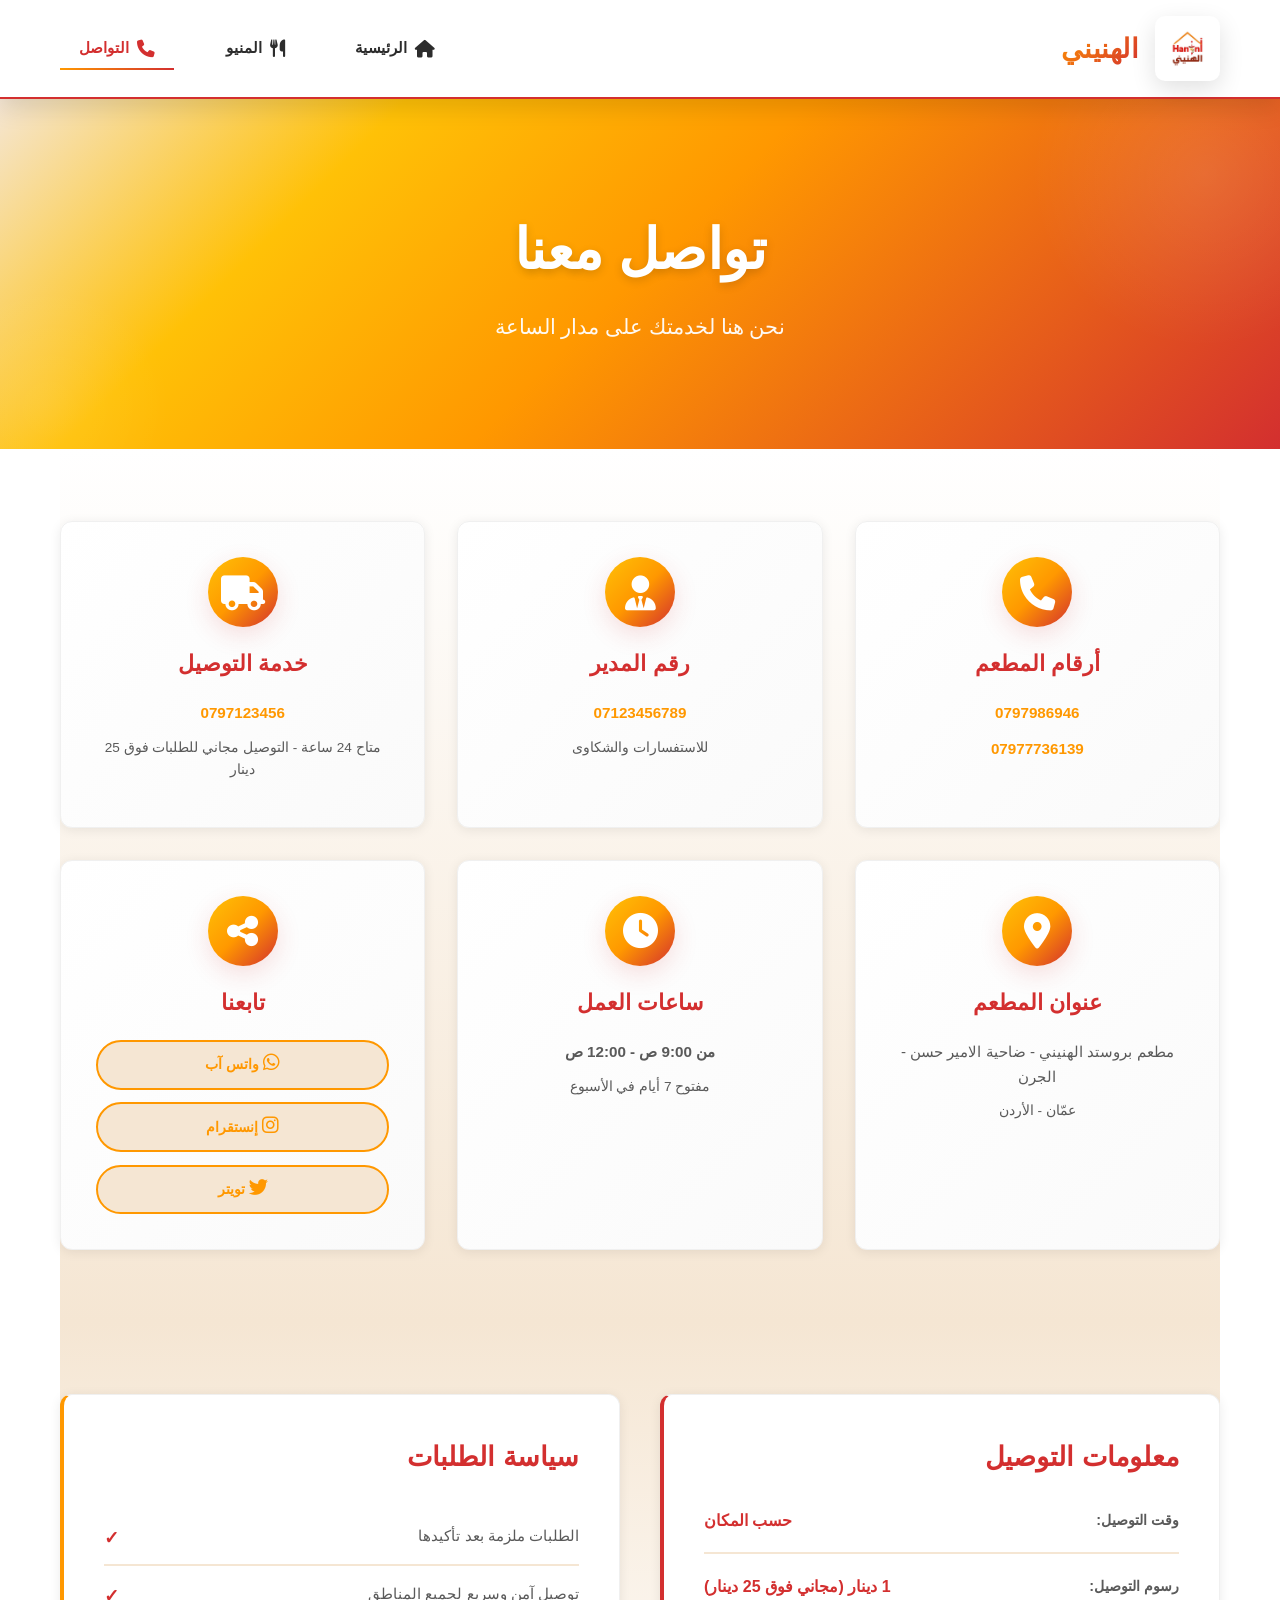
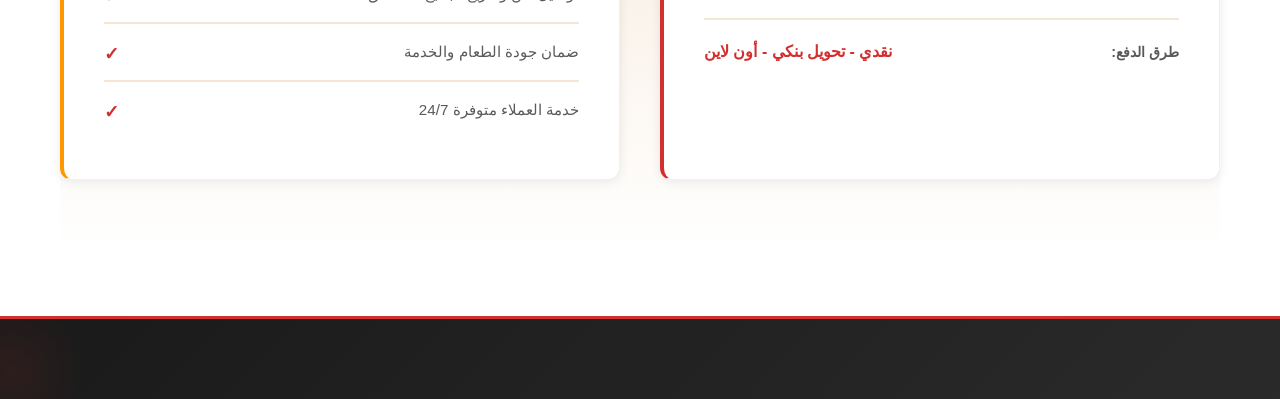
<file: contact.html>
<!DOCTYPE html>
<html lang="ar" dir="rtl">
<head>
    <meta charset="UTF-8">
    <meta name="viewport" content="width=device-width, initial-scale=1.0">
    <title>اتصل بنا - مطعم الهنيني</title>
    <link rel="stylesheet" href="https://cdnjs.cloudflare.com/ajax/libs/font-awesome/6.4.0/css/all.min.css">
    <link rel="stylesheet" href="style.css">
</head>
<body>
    <!-- Navigation Bar -->
    <nav class="navbar">
        <div class="container">
            <div class="logo-container">
                <img src="img/473986249_1132300785573205_1099716719279221829_n.jpg" alt="لوجو الهنيني" class="logo-img">
                <span class="logo-text">الهنيني</span>
            </div>
            <ul class="nav-links">
                <li><a href="index.html"><i class="fas fa-home"></i> الرئيسية</a></li>
                <li><a href="menu.html"><i class="fas fa-utensils"></i> المنيو</a></li>
                <li><a href="contact.html" class="active"><i class="fas fa-phone"></i> التواصل</a></li>
            </ul>
        </div>
    </nav>

    <!-- Hero Section for Contact -->
    <section class="contact-hero">
        <div class="contact-hero-content">
            <h1>تواصل معنا</h1>
            <p>نحن هنا لخدمتك على مدار الساعة</p>
        </div>
    </section>

    <div class="container">
        <!-- Contact Grid -->
        <section class="contact-grid-section">
            <div class="contact-grid">
                <!-- Phone Card -->
                <div class="contact-grid-item">
                    <div class="contact-grid-icon">
                        <i class="fas fa-phone"></i>
                    </div>
                    <h3>أرقام المطعم</h3>
                    <div class="contact-grid-info">
                        <p><a href="tel:0797986946">0797986946</a></p>
                        <p><a href="tel:07977736139">07977736139</a></p>
                    </div>
                </div>

                <!-- Manager Card -->
                <div class="contact-grid-item">
                    <div class="contact-grid-icon">
                        <i class="fas fa-user-tie"></i>
                    </div>
                    <h3>رقم المدير</h3>
                    <div class="contact-grid-info">
                        <p><a href="tel:07123456789">07123456789</a></p>
                        <p class="small-text">للاستفسارات والشكاوى</p>
                    </div>
                </div>

                <!-- Delivery Card -->
                <div class="contact-grid-item">
                    <div class="contact-grid-icon">
                        <i class="fas fa-truck"></i>
                    </div>
                    <h3>خدمة التوصيل</h3>
                    <div class="contact-grid-info">
                        <p><a href="tel:0797123456">0797123456</a></p>
                        <p class="small-text">متاح 24 ساعة - التوصيل مجاني للطلبات فوق 25 دينار</p>
                    </div>
                </div>

                <!-- Location Card -->
                <div class="contact-grid-item">
                    <div class="contact-grid-icon">
                        <i class="fas fa-map-marker-alt"></i>
                    </div>
                    <h3>عنوان المطعم</h3>
                    <div class="contact-grid-info">
                        <p>مطعم بروستد الهنيني - ضاحية الامير حسن - الجرن</p>
                        <p class="small-text">عمّان - الأردن</p>
                    </div>
                </div>

                <!-- Hours Card -->
                <div class="contact-grid-item">
                    <div class="contact-grid-icon">
                        <i class="fas fa-clock"></i>
                    </div>
                    <h3>ساعات العمل</h3>
                    <div class="contact-grid-info">
                        <p><strong>من 9:00 ص - 12:00 ص</strong></p>
                        <p class="small-text">مفتوح 7 أيام في الأسبوع</p>
                    </div>
                </div>

                <!-- Social Media Card -->
                <div class="contact-grid-item">
                    <div class="contact-grid-icon">
                        <i class="fas fa-share-alt"></i>
                    </div>
                    <h3>تابعنا</h3>
                    <div class="contact-grid-info social-links">
                        <a href="https://wa.me/966501234567" target="_blank" class="social-link">
                            <i class="fab fa-whatsapp"></i> واتس آب
                        </a>
                        <a href="https://instagram.com" target="_blank" class="social-link">
                            <i class="fab fa-instagram"></i> إنستقرام
                        </a>
                        <a href="https://twitter.com" target="_blank" class="social-link">
                            <i class="fab fa-twitter"></i> تويتر
                        </a>
                    </div>
                </div>
            </div>
        </section>

        <!-- Additional Info Section -->
        <section class="additional-info-section">
            <div class="info-card info-card-primary">
                <h2>معلومات التوصيل</h2>
                <div class="info-content">
                    <div class="info-item">
                        <span class="info-label">وقت التوصيل:</span>
                        <span class="info-value">حسب المكان</span>
                    </div>
                    <div class="info-item">
                        <span class="info-label">رسوم التوصيل:</span>
                        <span class="info-value">1 دينار (مجاني فوق 25 دينار)</span>
                    </div>
                    <div class="info-item">
                        <span class="info-label">طرق الدفع:</span>
                        <span class="info-value">نقدي - تحويل بنكي - أون لاين</span>
                    </div>
                </div>
            </div>

            <div class="info-card info-card-secondary">
                <h2>سياسة الطلبات</h2>
                <div class="info-content">
                    <ul class="policy-list">
                        <li>الطلبات ملزمة بعد تأكيدها</li>
                        <li>توصيل آمن وسريع لجميع المناطق</li>
                        <li>ضمان جودة الطعام والخدمة</li>
                        <li>خدمة العملاء متوفرة 24/7</li>
                    </ul>
                </div>
            </div>
        </section>
    </div>

    <!-- Footer -->
    <footer class="footer">
        <div class="container"></div>
    </footer>

    <script src="script.js"></script>
</body>
</html>
</file>
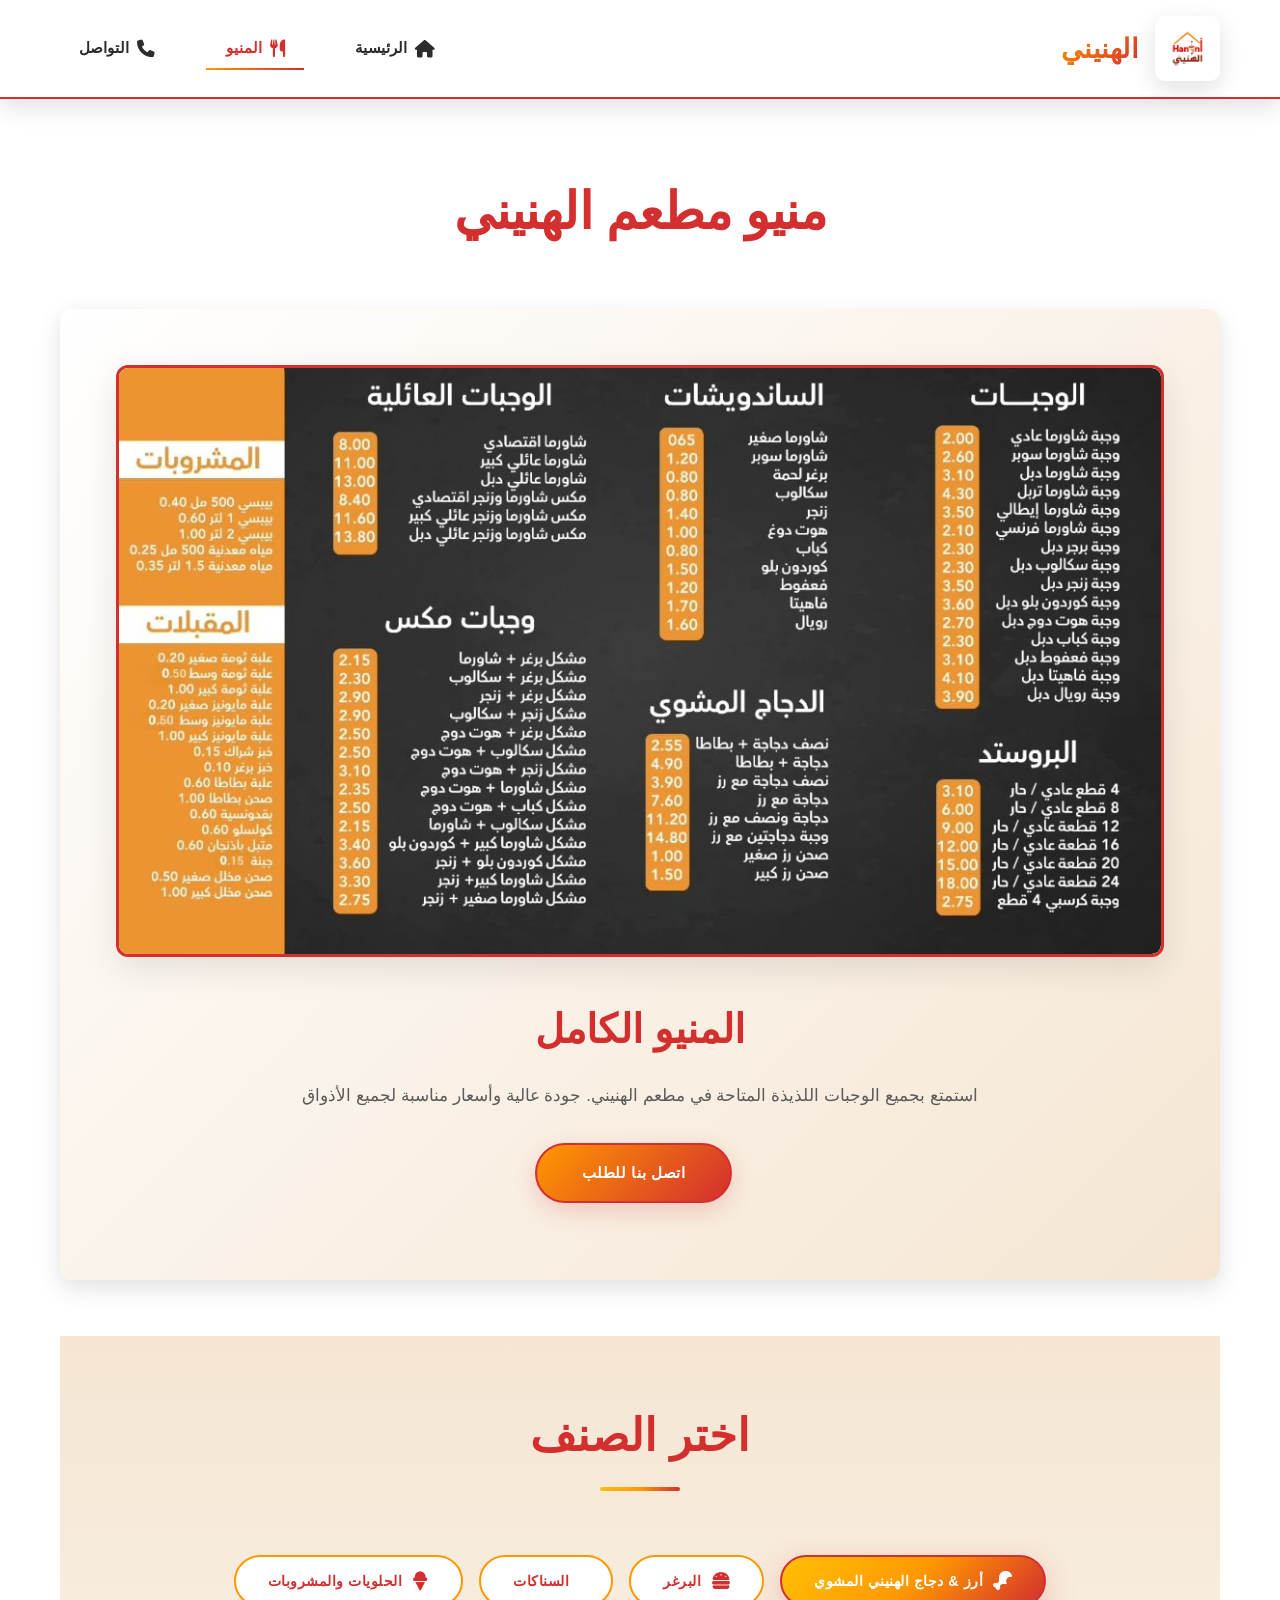
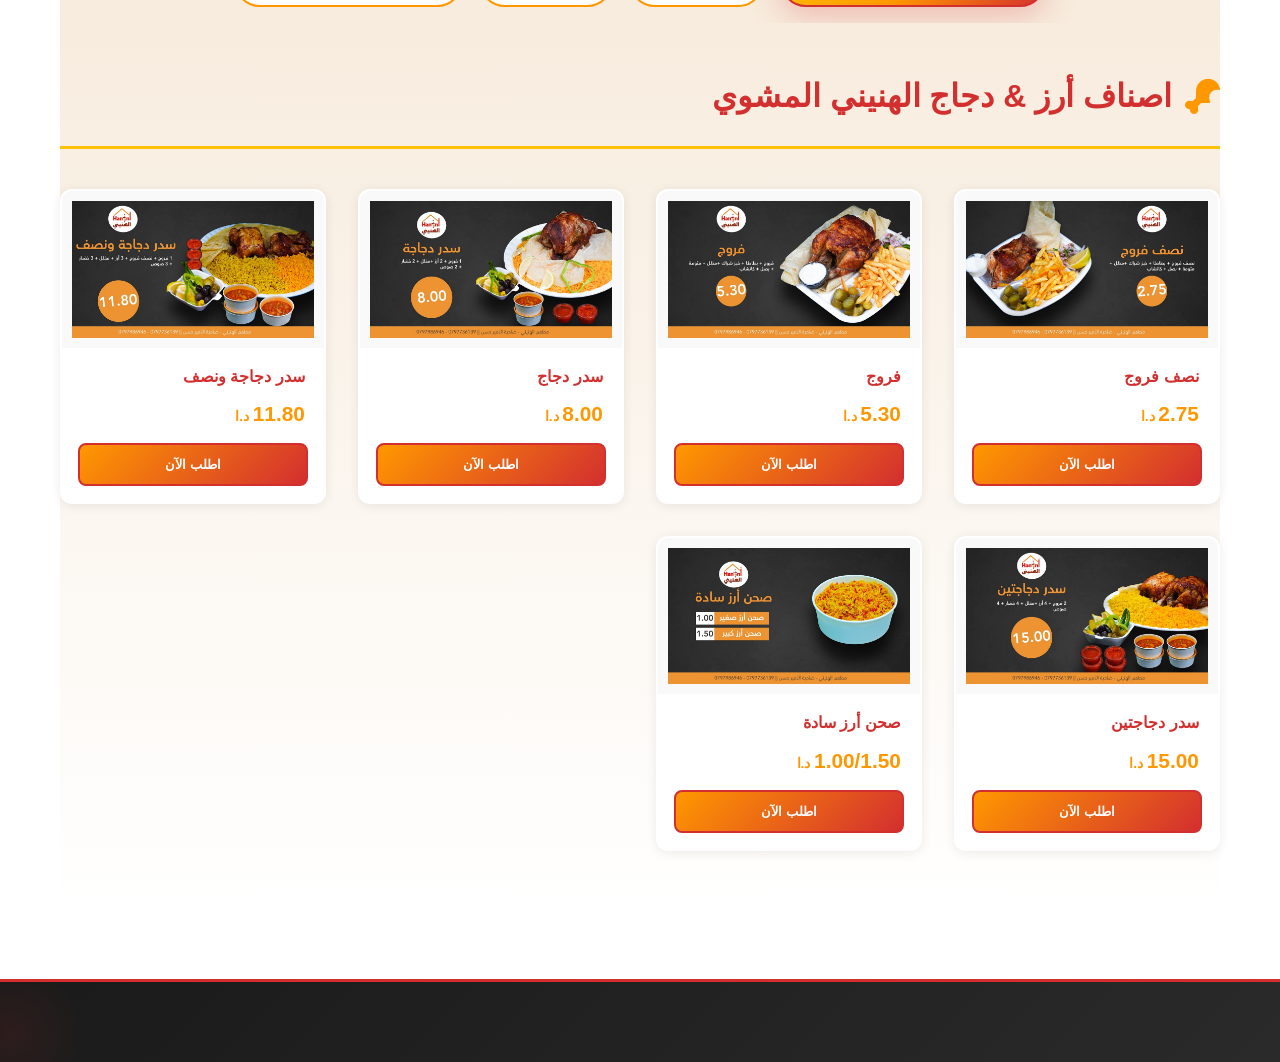
<file: menu.html>
<!DOCTYPE html>
<html lang="ar" dir="rtl">
<head>
    <meta charset="UTF-8">
    <meta name="viewport" content="width=device-width, initial-scale=1.0">
    <title>منيو مطعم الهنيني</title>
    <link rel="stylesheet" href="https://cdnjs.cloudflare.com/ajax/libs/font-awesome/6.4.0/css/all.min.css">
    <link rel="stylesheet" href="style.css">
</head>
<body>
    <!-- Navigation Bar -->
    <nav class="navbar">
        <div class="container">
            <div class="logo-container">
                <img src="img/473986249_1132300785573205_1099716719279221829_n.jpg" alt="لوجو الهنيني" class="logo-img">
                <span class="logo-text">الهنيني</span>
            </div>
            <ul class="nav-links">
                <li><a href="index.html"><i class="fas fa-home"></i> الرئيسية</a></li>
                <li><a href="menu.html" class="active"><i class="fas fa-utensils"></i> المنيو</a></li>
                <li><a href="contact.html"><i class="fas fa-phone"></i> التواصل</a></li>
            </ul>
        </div>
    </nav>

    <div class="container">
        <h1 class="menu-title">منيو مطعم الهنيني</h1>

        <!-- Full Menu Image -->
        <section class="menu-image-section">
            <div class="menu-image-container">
                <img 
                    src="img/487703201_1194198519383431_59993104498234779_n.jpg" 
                    alt="منيو مطعم الهنيني الكامل"
                    class="full-menu-image">
            </div>
            <div class="menu-info">
                <h2>المنيو الكامل</h2>
                <p>استمتع بجميع الوجبات اللذيذة المتاحة في مطعم الهنيني. جودة عالية وأسعار مناسبة لجميع الأذواق</p>
                <a href="contact.html" class="btn btn-primary"><span>اتصل بنا للطلب</span></a>
            </div>
        </section>

        <!-- Categories Tabs -->
        <section class="menu-categories-section">
            <h2>اختر الصنف</h2>
            <div class="category-tabs">
                <button class="category-tab active" data-category="broasted">
                    <i class="fas fa-drumstick-bite"></i> أرز & دجاج الهنيني المشوي 
                </button>
                <button class="category-tab" data-category="burgers">
                    <i class="fas fa-burger"></i> البرغر
                </button>
                <button class="category-tab" data-category="snacks">
                    <i class="fas fa-popcorn"></i> السناكات
                </button>
                <button class="category-tab" data-category="drinks">
                    <i class="fas fa-ice-cream"></i> الحلويات والمشروبات
                </button>
            </div>

            <!-- Broasted Category -->
            <div class="menu-category active" id="broasted">
                <h3><i class="fas fa-drumstick-bite"></i> اصناف أرز & دجاج الهنيني المشوي</h3>
                <div class="menu-grid">
                    <div class="menu-item">
                        <img src="img/490497916_1208395601297056_6405685621312684283_n.jpg" alt="بروستد دجاج">
                        <h4> نصف فروج</h4>
                        <p class="price">2.75</p>
                        <button class="btn-order" onclick="orderItem('قطع بروستد')">اطلب الآن</button>
                    </div>
                    <div class="menu-item">
                        <img src="img/492055507_1208396057963677_941404741028138116_n.jpg" alt="بروستد فيليه">
                        <h4> فروج</h4>
                        <p class="price">5.30</p>
                        <button class="btn-order" onclick="orderItem('فيليه بروستد')">اطلب الآن</button>
                    </div>
                    <div class="menu-item">
                        <img src="img/490698972_1208395764630373_4333073264518751665_n.jpg" alt="بروستد كومبو">
                        <h4> سدر دجاج</h4>
                        <p class="price">8.00</p>
                        <button class="btn-order" onclick="orderItem('كومبو بروستد')">اطلب الآن</button>
                    </div>
                    <div class="menu-item">
                        <img src="img/490739258_1208396034630346_8573245042910824229_n.jpg" alt="بروستد عائلي">
                        <h4>  سدر دجاجة ونصف</h4>
                        <p class="price">11.80</p>
                        <button class="btn-order" onclick="orderItem('دجاج بروستد عائلي')">اطلب الآن</button>
                    </div>
                    <div class="menu-item">
                        <img src="img/490902647_1208396004630349_5025093012278175708_n.jpg" alt="بروستد خاص">
                        <h4>  سدر دجاجتين</h4>
                        <p class="price">15.00</p>
                        <button class="btn-order" onclick="orderItem('بروستد خاص الهنيني')">اطلب الآن</button>
                    </div>
                    <div class="menu-item">
                        <img src="img/491127202_1208395747963708_1577906552824137788_n.jpg" alt="بروستد خاص">
                        <h4>  صحن أرز سادة </h4>
                        <p class="price">1.00/1.50</p>
                        <button class="btn-order" onclick="orderItem('بروستد خاص الهنيني')">اطلب الآن</button>
                    </div>
                </div>
            </div>

            <!-- Burgers Category -->
            <div class="menu-category" id="burgers">
                <h3><i class="fas fa-burger"></i> اصناف البرغر</h3>
                <div class="menu-grid">
                    <div class="menu-item">
                        <img src="img/490697913_1207841498019133_7869729228409421595_n.jpg" alt="الهنيني برغر ">
                        <h4> الهنيني برغر</h4>
                        <p class="price">4</p>
                        <button class="btn-order" onclick="orderItem('برغر عادي')">اطلب الآن</button>
                    </div>
                    <div class="menu-item">
                        <img src="img/490471303_1207841558019127_1358524150340349878_n.jpg" alt=" تشيكن وايت ماشروم">
                        <h4> تشيكن وايت ماشروم</h4>
                        <p class="price">6</p>
                        <button class="btn-order" onclick="orderItem('برغر مزدوج')">اطلب الآن</button>
                    </div>
                    <div class="menu-item">
                        <img src="img/490554723_1207841638019119_7678906434304948666_n.jpg" alt="مكسيكان برغر">
                        <h4> مكسيكان برغر</h4>
                        <p class="price">5</p>
                        <button class="btn-order" onclick="orderItem('برغر جبنة')">اطلب الآن</button>
                    </div>
                    <div class="menu-item">
                        <img src="img/491758828_1207841674685782_8386804503451061753_n.jpg" alt="برغر بيكون">
                        <h4> وايت ماشروم برغر</h4>
                        <p class="price">7</p>
                        <button class="btn-order" onclick="orderItem('برغر بيكون')">اطلب الآن</button>
                    </div>
                    <div class="menu-item">
                        <img src="img/490846824_1207841584685791_9014468924985347562_n.jpg" alt="برغر فلافل">
                        <h4> رويال برغر</h4>
                        <p class="price">3.5</p>
                        <button class="btn-order" onclick="orderItem('برغر فلافل')">اطلب الآن</button>
                    </div>
                                        <div class="menu-item">
                        <img src="img/490898793_1207841341352482_383029994922710733_n.jpg" alt="برغر فلافل">
                        <h4>  كلاسيك برغر</h4>
                        <p class="price">3.5</p>
                        <button class="btn-order" onclick="orderItem('برغر فلافل')">اطلب الآن</button>
                    </div>
                                        <div class="menu-item">
                        <img src="img/490719904_1207841348019148_4555028165128607592_n.jpg" alt="برغر فلافل">
                        <h4>  جراند تشكن</h4>
                        <p class="price">3.5</p>
                        <button class="btn-order" onclick="orderItem('برغر فلافل')">اطلب الآن</button>
                    </div>
                                        <div class="menu-item">
                        <img src="img/490809013_1207841434685806_6729119659761370188_n.jpg" alt="برغر فلافل">
                        <h4>  كولومبيان تشيكن برغر</h4>
                        <p class="price">3.5</p>
                        <button class="btn-order" onclick="orderItem('برغر فلافل')">اطلب الآن</button>
                    </div>
                                        <div class="menu-item">
                        <img src="img/491210323_1207841654685784_2648365590321107700_n.jpg" alt="برغر فلافل">
                        <h4>  أوول تشيز برغر</h4>
                        <p class="price">3.5</p>
                        <button class="btn-order" onclick="orderItem('برغر فلافل')">اطلب الآن</button>
                    </div>
                </div>
            </div>

            <!-- Snacks Category -->
            <div class="menu-category" id="snacks">
                <h3><i class="fas fa-drumstick-bite"></i> سناكات الهنيني</h3>
                <div class="menu-grid">
                    <div class="menu-item">
                        <img src="img/491751949_1207784968024786_4340613427246797967_n.jpg" alt="أجنحة دجاج">
                        <h4><i class="fas fa-feather"></i>  برغر</h4>
                      
                        <button class="btn-order" onclick="orderItem('أجنحة دجاج')">اطلب الآن</button>
                    </div>
                    <div class="menu-item">
                        <img src="img/491440752_1207784868024796_6569964106994791160_n.jpg" alt="ناغتس">
                        <h4><i class="fas fa-cube"></i>  سكالوب</h4>
                     
                        <button class="btn-order" onclick="orderItem('ناغتس دجاج')">اطلب الآن</button>
                    </div>
                    <div class="menu-item">
                        <img src="img/490906463_1207784954691454_185958661448340862_n.jpg" alt="بطاطس مقلية">
                        <h4><i class="fas fa-square"></i>  هوت دوج</h4>
                     
                        <button class="btn-order" onclick="orderItem('بطاطس مقلية')">اطلب الآن</button>
                    </div>
                    <div class="menu-item">
                        <img src="img/490815450_1207784958024787_7927723381977414186_n.jpg" alt="سمبوسة">
                        <h4><i class="fas fa-triangle"></i>  ستيك لحمة</h4>
                       
                        <button class="btn-order" onclick="orderItem('سمبوسة جبنة')">اطلب الآن</button>
                    </div>
                    <div class="menu-item">
                        <img src="img/490749075_1207784851358131_803181535392705112_n.jpg" alt="كوكتيل سناكات">
                        <h4><i class="fas fa-star"></i>  كوردون بلو</h4>
                      
                        <button class="btn-order" onclick="orderItem('كوكتيل سناكات')">اطلب الآن</button>
                    </div>
                            <div class="menu-item">
                        <img src="img/491518472_1207784944691455_4360109271920954076_n.jpg" alt="كوكتيل سناكات">
                        <h4><i class="fas fa-star"></i>   ساندويش كرسبي</h4>
              
                        <button class="btn-order" onclick="orderItem('كوكتيل سناكات')">اطلب الآن</button>
                    </div>
                                        <div class="menu-item">
                        <img src="img/490731410_1207784951358121_4150192447310989880_n.jpg" alt="كوكتيل سناكات">
                        <h4><i class="fas fa-star"></i>   زنجر بلكريما</h4>
                        <button class="btn-order" onclick="orderItem('كوكتيل سناكات')">اطلب الآن</button>
                    </div>
                                                            <div class="menu-item">
                        <img src="img/490796352_1207784964691453_3773680380750842857_n.jpg" alt="كوكتيل سناكات">
                        <h4><i class="fas fa-star"></i>   زنجر </h4>
                        <button class="btn-order" onclick="orderItem('كوكتيل سناكات')">اطلب الآن</button>
                    </div>
                                                                                <div class="menu-item">
                        <img src="img/491328092_1207784811358135_859379193808070702_n.jpg" alt="كوكتيل سناكات">
                        <h4><i class="fas fa-star"></i>   فاهيتا </h4>
                        <button class="btn-order" onclick="orderItem('كوكتيل سناكات')">اطلب الآن</button>
                    </div>
                </div>
            </div>
            <!-- Drinks Category -->
            <div class="menu-category" id="drinks">
                <h3><i class="fas fa-ice-cream"></i> الحلويات والمشروبات</h3>
                <div class="menu-grid">
                    <div class="menu-item">
                        <img src="img/591456515_1415019333968014_6713686404586247570_n.jpg" alt="عصير طازج">
                        <h4> كاسة الفراولة الفريش المغمّسة بشوكلاتة بتدفي القلب قبل الجو </h4>
                        <p class="price">1.00</p>
                        <button class="btn-order" onclick="orderItem('عصير طازج')">اطلب الآن</button>
                    </div>
                    <div class="menu-item">
                        <img src="img/585301056_1405660741570540_3867987667252029270_n.jpg" alt="ميلك شيك">
                        <h4> كاسة الأفوكادو بالقشطة والعسل والمكسرات</h4>
                        <p class="price">1.50</p>
                        <button class="btn-order" onclick="orderItem('ميلك شيك')">اطلب الآن</button>
                    </div>
                </div>
            </div>
        </section>

    </div>

    <!-- Modal for Order -->
    <div id="orderModal" class="modal">
        <div class="modal-content">
            <span class="close">&times;</span>
            <h2>تفاصيل الطلب</h2>
            <p>لتقديم طلبك، يرجى الاتصال بنا مباشرة   </p>
            <a href="contact.html" class="btn btn-primary"><span>اتصل بنا</span></a>
        </div>
    </div>

    <!-- Footer -->
    <footer class="footer">
        <div class="container"></div>
    </footer>

    <script src="script.js"></script>
</body>
</html>
</file>
<file: style.css>
* {
    margin: 0;
    padding: 0;
    box-sizing: border-box;
}

:root {
    --cream: #f5e6d3;
    --gold: #ffc107;
    --orange: #ff9800;
    --red: #d32f2f;
    --white: #ffffff;
    --text-dark: #2c2c2c;
    --text-light: #5a5a5a;
    --bg-light: #fafafa;
    --border-radius: 12px;
    --transition: all 0.3s cubic-bezier(0.25, 0.46, 0.45, 0.94);
    --shadow-sm: 0 2px 12px rgba(0, 0, 0, 0.08);
    --shadow-md: 0 8px 24px rgba(0, 0, 0, 0.12);
    --shadow-lg: 0 16px 48px rgba(0, 0, 0, 0.16);
}

html {
    scroll-behavior: smooth;
}

body {
    font-family: 'Inter', -apple-system, BlinkMacSystemFont, 'Segoe UI', sans-serif;
    line-height: 1.6;
    color: var(--text-dark);
    background: var(--white);
    min-height: 100vh;
    position: relative;
    overflow-x: hidden;
}

.container {
    max-width: 1200px;
    margin: 0 auto;
    padding: 0 20px;
}

/* ============ NAVBAR ============ */
.navbar {
    background: var(--white);
    padding: 1rem 0;
    position: sticky;
    top: 0;
    z-index: 100;
    box-shadow: var(--shadow-md);
    border-bottom: 2px solid var(--red);
    animation: slideInDown 0.6s ease-out;
}

@keyframes slideInDown {
    from {
        opacity: 0;
        transform: translateY(-20px);
    }
    to {
        opacity: 1;
        transform: translateY(0);
    }
}

.navbar .container {
    display: flex;
    justify-content: space-between;
    align-items: center;
}

.logo-container {
    display: flex;
    align-items: center;
    gap: 1rem;
    cursor: pointer;
    transition: var(--transition);
}

.logo-container:hover {
    transform: translateX(5px);
}

.logo-img {
    height: 65px;
    width: auto;
    border-radius: 10px;
    padding: 6px;
    box-shadow: var(--shadow-md);
    transition: var(--transition);
    background: var(--white);
}

.logo-img:hover {
    transform: scale(1.1);
    box-shadow: var(--shadow-lg);
}

.logo-text {
    font-size: 1.7rem;
    font-weight: 900;
    background: linear-gradient(135deg, var(--orange) 0%, var(--red) 100%);
    -webkit-background-clip: text;
    -webkit-text-fill-color: transparent;
    letter-spacing: 0.5px;
    text-transform: uppercase;
}

.nav-links {
    display: flex;
    list-style: none;
    gap: 2rem;
}

.nav-links a {
    color: var(--text-dark);
    text-decoration: none;
    font-weight: 600;
    transition: var(--transition);
    display: flex;
    align-items: center;
    gap: 0.5rem;
    padding: 0.6rem 1.2rem;
    border-radius: 8px;
    position: relative;
    font-size: 0.95rem;
}

.nav-links a::before {
    content: '';
    position: absolute;
    bottom: 0;
    left: 0;
    width: 0;
    height: 2px;
    background: linear-gradient(90deg, var(--orange), var(--red));
    transition: var(--transition);
}

.nav-links a:hover::before,
.nav-links a.active::before {
    width: 100%;
}

.nav-links a:hover,
.nav-links a.active {
    color: var(--red);
}

.nav-links i {
    font-size: 1.1rem;
}

/* ============ HERO SECTION ============ */
.hero {
    background: linear-gradient(135deg, var(--cream) 0%, var(--gold) 25%, var(--orange) 50%, var(--red) 100%);
    min-height: 700px;
    display: flex;
    align-items: center;
    justify-content: center;
    color: var(--white);
    text-align: center;
    position: relative;
    overflow: hidden;
}

.hero::before {
    content: '';
    position: absolute;
    width: 600px;
    height: 600px;
    background: radial-gradient(circle, rgba(255, 255, 255, 0.15) 0%, transparent 70%);
    border-radius: 50%;
    top: -200px;
    right: -200px;
}

.hero::after {
    content: '';
    position: absolute;
    width: 400px;
    height: 400px;
    background: radial-gradient(circle, rgba(255, 255, 255, 0.08) 0%, transparent 70%);
    border-radius: 50%;
    bottom: -150px;
    left: -150px;
}

.hero-content {
    position: relative;
    z-index: 2;
    animation: fadeInUp 0.8s ease-out;
    max-width: 800px;
}

@keyframes fadeInUp {
    from {
        opacity: 0;
        transform: translateY(50px);
    }
    to {
        opacity: 1;
        transform: translateY(0);
    }
}

.hero-content h1 {
    font-size: 4.2rem;
    margin-bottom: 1.2rem;
    font-weight: 900;
    letter-spacing: -1px;
    animation: slideInUp 0.8s ease-out 0.2s both;
    text-shadow: 0 4px 15px rgba(0, 0, 0, 0.2);
    line-height: 1.2;
}

@keyframes slideInUp {
    from {
        opacity: 0;
        transform: translateY(30px);
    }
    to {
        opacity: 1;
        transform: translateY(0);
    }
}

.hero-content p {
    font-size: 1.5rem;
    margin-bottom: 3rem;
    font-weight: 300;
    opacity: 0.95;
    animation: slideInUp 0.8s ease-out 0.4s both;
    letter-spacing: 0.3px;
}

.hero-content a {
    animation: slideInUp 0.8s ease-out 0.6s both;
}

/* ============ BUTTONS ============ */
.btn {
    display: inline-block;
    padding: 1rem 2.8rem;
    border-radius: 50px;
    text-decoration: none;
    font-weight: 700;
    transition: var(--transition);
    border: 2px solid transparent;
    cursor: pointer;
    font-size: 0.95rem;
    letter-spacing: 0.5px;
    position: relative;
    overflow: hidden;
    text-transform: uppercase;
    box-shadow: 0 8px 25px rgba(211, 47, 47, 0.2);
}

.btn::before {
    content: '';
    position: absolute;
    top: 50%;
    left: 50%;
    width: 0;
    height: 0;
    border-radius: 50%;
    background: rgba(255, 255, 255, 0.2);
    transform: translate(-50%, -50%);
    transition: var(--transition);
    z-index: 1;
}

.btn:hover::before {
    width: 350px;
    height: 350px;
}

.btn-primary {
    background: linear-gradient(135deg, var(--orange) 0%, var(--red) 100%);
    color: var(--white);
    border: 2px solid var(--red);
}

.btn-primary:hover {
    transform: translateY(-4px);
    box-shadow: 0 15px 40px rgba(211, 47, 47, 0.35);
    border-color: var(--white);
}

.btn-primary span {
    position: relative;
    z-index: 2;
}

.btn-order {
    background: linear-gradient(135deg, var(--orange) 0%, var(--red) 100%);
    color: var(--white);
    padding: 0.8rem 1.8rem;
    font-size: 0.9rem;
    width: 100%;
    border: 2px solid var(--red);
}

.btn-order:hover {
    transform: translateY(-2px) scale(1.01);
    box-shadow: 0 10px 25px rgba(211, 47, 47, 0.25);
}

/* ============ ABOUT SECTION ============ */
.about {
    padding: 6rem 0;
    background: linear-gradient(180deg, var(--white) 0%, var(--cream) 100%);
    position: relative;
}

.about h2 {
    text-align: center;
    font-size: 3rem;
    margin-bottom: 3.5rem;
    color: var(--red);
    font-weight: 900;
    animation: fadeInDown 0.8s ease-out;
    letter-spacing: -0.5px;
}

.about h2::after {
    content: '';
    display: block;
    width: 80px;
    height: 5px;
    background: linear-gradient(90deg, var(--gold), var(--orange), var(--red));
    margin: 1.2rem auto 0;
    border-radius: 3px;
    animation: slideInUp 0.8s ease-out 0.3s both;
}

.about-content {
    display: flex;
    gap: 4.5rem;
    align-items: center;
    animation: fadeInUp 0.8s ease-out;
}

.about-text {
    flex: 1;
}

.about-text p {
    margin-bottom: 1.8rem;
    font-size: 1.05rem;
    line-height: 1.9;
    color: var(--text-light);
    transition: var(--transition);
}

.about-text p:hover {
    color: var(--red);
    transform: translateX(8px);
}

.about img {
    flex: 1;
    width: 100%;
    border-radius: 12px;
    box-shadow: var(--shadow-lg);
    transition: var(--transition);
    animation: zoomIn 0.8s ease-out;
}

@keyframes zoomIn {
    from {
        opacity: 0;
        transform: scale(0.95);
    }
    to {
        opacity: 1;
        transform: scale(1);
    }
}

.about img:hover {
    transform: scale(1.05);
    box-shadow: 0 25px 60px rgba(0, 0, 0, 0.15);
}

/* ============ SPECIALTIES SECTION ============ */
.specialties {
    padding: 6rem 0;
    background: linear-gradient(180deg, var(--cream) 0%, var(--white) 100%);
    position: relative;
}

.specialties h2 {
    text-align: center;
    font-size: 3rem;
    margin-bottom: 3.5rem;
    color: var(--red);
    font-weight: 900;
    animation: fadeInDown 0.8s ease-out;
    letter-spacing: -0.5px;
}

.specialties h2::after {
    content: '';
    display: block;
    width: 80px;
    height: 5px;
    background: linear-gradient(90deg, var(--gold), var(--orange), var(--red));
    margin: 1.2rem auto 0;
    border-radius: 3px;
    animation: slideInUp 0.8s ease-out 0.3s both;
}

.specialties-grid {
    display: grid;
    grid-template-columns: repeat(auto-fit, minmax(270px, 1fr));
    gap: 2.5rem;
}

.specialty-card {
    background: var(--white);
    border-radius: 12px;
    overflow: hidden;
    box-shadow: var(--shadow-sm);
    transition: var(--transition);
    cursor: pointer;
    position: relative;
    border: 1px solid #f0f0f0;
    animation: fadeInUp 0.8s ease-out;
}

.specialty-card::before {
    content: '';
    position: absolute;
    top: 0;
    left: 0;
    right: 0;
    height: 4px;
    background: linear-gradient(90deg, var(--gold), var(--orange), var(--red));
    transform: scaleX(0);
    transform-origin: left;
    transition: var(--transition);
    z-index: 10;
}

.specialty-card:hover::before {
    transform: scaleX(1);
}

.specialty-card:hover {
    transform: translateY(-12px);
    box-shadow: var(--shadow-md);
    border-color: var(--orange);
}

.specialty-card img {
    width: 100%;
    height: 220px;
    object-fit: cover;
    transition: var(--transition);
}

.specialty-card:hover img {
    transform: scale(1.1);
    filter: brightness(1.08);
}

.specialty-card h3 {
    padding: 1.8rem;
    color: var(--red);
    font-size: 1.3rem;
    font-weight: 700;
    display: flex;
    align-items: center;
    gap: 0.8rem;
}

.specialty-card i {
    font-size: 1.5rem;
    color: var(--orange);
    transition: var(--transition);
}

.specialty-card:hover i {
    transform: rotate(15deg) scale(1.15);
}

.specialty-card p {
    padding: 0 1.8rem 1.8rem;
    color: var(--text-light);
    font-size: 0.95rem;
    line-height: 1.7;
}

/* ============ MENU PAGE ============ */
.menu-title {
    text-align: center;
    font-size: 3.2rem;
    color: var(--red);
    margin: 3rem 0 0.8rem;
    padding-top: 1.5rem;
    font-weight: 900;
    animation: slideInDown 0.8s ease-out;
    letter-spacing: -0.5px;
}

/* ============ MENU IMAGE SECTION ============ */
.menu-image-section {
    margin: 3.5rem 0;
    padding: 3.5rem;
    background: linear-gradient(135deg, var(--white) 0%, var(--cream) 100%);
    border-radius: 12px;
    box-shadow: var(--shadow-md);
    animation: fadeInUp 0.8s ease-out;
}

.menu-image-container {
    width: 100%;
    margin-bottom: 2.5rem;
    border-radius: 12px;
    overflow: hidden;
    box-shadow: 0 10px 35px rgba(0, 0, 0, 0.1);
    transition: var(--transition);
    position: relative;
    border: 3px solid var(--red);
}

.full-menu-image {
    width: 100%;
    height: auto;
    display: block;
    transition: var(--transition);
    border-radius: 9px;
}

.menu-image-container:hover {
    transform: translateY(-6px);
    box-shadow: 0 18px 50px rgba(0, 0, 0, 0.15);
}

.menu-image-container:hover .full-menu-image {
    transform: scale(1.02);
    filter: brightness(1.05);
}

.menu-info {
    text-align: center;
    animation: fadeInUp 0.8s ease-out 0.2s both;
}

.menu-info h2 {
    color: var(--red);
    font-size: 2.5rem;
    margin-bottom: 1.2rem;
    font-weight: 900;
}

.menu-info p {
    color: var(--text-light);
    font-size: 1.08rem;
    margin-bottom: 2rem;
    line-height: 1.8;
}

.menu-info .btn {
    margin: 0 0.8rem 0.8rem 0;
    display: inline-block;
}

/* ============ CONTACT HERO SECTION ============ */
.contact-hero {
    background: linear-gradient(135deg, var(--cream) 0%, var(--gold) 25%, var(--orange) 50%, var(--red) 100%);
    min-height: 350px;
    display: flex;
    align-items: center;
    justify-content: center;
    color: var(--white);
    text-align: center;
    position: relative;
    overflow: hidden;
}

.contact-hero::before {
    content: '';
    position: absolute;
    width: 350px;
    height: 350px;
    background: radial-gradient(circle, rgba(255, 255, 255, 0.1) 0%, transparent 70%);
    border-radius: 50%;
    top: -100px;
    right: -100px;
}

.contact-hero::after {
    content: '';
    position: absolute;
    width: 250px;
    height: 250px;
    background: radial-gradient(circle, rgba(255, 255, 255, 0.08) 0%, transparent 70%);
    border-radius: 50%;
    bottom: -80px;
    left: -80px;
}

.contact-hero-content {
    position: relative;
    z-index: 2;
    animation: fadeInUp 0.8s ease-out;
}

.contact-hero-content h1 {
    font-size: 3.5rem;
    margin-bottom: 1rem;
    font-weight: 900;
    letter-spacing: -0.5px;
    text-shadow: 0 3px 10px rgba(0, 0, 0, 0.15);
}

.contact-hero-content p {
    font-size: 1.3rem;
    font-weight: 300;
    opacity: 0.95;
}

/* ============ CONTACT GRID SECTION ============ */
.contact-grid-section {
    padding: 4.5rem 0;
    background: linear-gradient(180deg, var(--white) 0%, var(--cream) 100%);
}

.contact-grid {
    display: grid;
    grid-template-columns: repeat(auto-fit, minmax(300px, 1fr));
    gap: 2rem;
    animation: fadeInUp 0.8s ease-out;
}

.contact-grid-item {
    background: linear-gradient(135deg, var(--white) 0%, #fafafa 100%);
    padding: 2.2rem;
    border-radius: 12px;
    box-shadow: var(--shadow-sm);
    transition: var(--transition);
    position: relative;
    overflow: hidden;
    border: 1px solid #f0f0f0;
    text-align: center;
}

.contact-grid-item::before {
    content: '';
    position: absolute;
    top: 0;
    left: 0;
    right: 0;
    height: 3px;
    background: linear-gradient(90deg, var(--gold), var(--orange), var(--red));
    transform: scaleX(0);
    transform-origin: left;
    transition: var(--transition);
}

.contact-grid-item:hover::before {
    transform: scaleX(1);
}

.contact-grid-item:hover {
    transform: translateY(-10px);
    box-shadow: var(--shadow-md);
    border-color: var(--orange);
}

.contact-grid-icon {
    width: 70px;
    height: 70px;
    margin: 0 auto 1.2rem;
    background: linear-gradient(135deg, var(--gold) 0%, var(--orange) 50%, var(--red) 100%);
    border-radius: 50%;
    display: flex;
    align-items: center;
    justify-content: center;
    font-size: 2.2rem;
    color: var(--white);
    box-shadow: 0 8px 25px rgba(211, 47, 47, 0.15);
    transition: var(--transition);
}

.contact-grid-item:hover .contact-grid-icon {
    transform: scale(1.12) rotateZ(15deg);
    box-shadow: 0 12px 35px rgba(211, 47, 47, 0.25);
}

.contact-grid-item h3 {
    color: var(--red);
    font-size: 1.4rem;
    margin-bottom: 1.2rem;
    font-weight: 700;
}

.contact-grid-info {
    text-align: center;
}

.contact-grid-info p {
    margin: 0.7rem 0;
    color: var(--text-light);
    font-size: 0.95rem;
    transition: var(--transition);
}

.contact-grid-info p:hover {
    color: var(--red);
}

.contact-grid-info a {
    color: var(--orange);
    text-decoration: none;
    font-weight: 700;
    transition: var(--transition);
    display: inline-block;
}

.contact-grid-info a:hover {
    color: var(--red);
    transform: translateX(3px);
}

.small-text {
    font-size: 0.85rem !important;
    color: var(--text-light) !important;
}

/* Social Links */
.social-links {
    display: flex;
    flex-direction: column;
    gap: 0.8rem;
}

.social-link {
    display: inline-flex;
    align-items: center;
    gap: 0.5rem;
    padding: 0.7rem 1.2rem;
    background: var(--cream);
    border-radius: 50px;
    transition: var(--transition);
    font-weight: 600;
    color: var(--red);
    border: 2px solid var(--orange);
    font-size: 0.9rem;
}

.social-link:hover {
    background: linear-gradient(135deg, var(--orange) 0%, var(--red) 100%);
    color: var(--white);
    transform: scale(1.05);
}

.social-link i {
    font-size: 1.2rem;
}

/* ============ ADDITIONAL INFO SECTION ============ */
.additional-info-section {
    padding: 4.5rem 0;
    background: linear-gradient(180deg, var(--cream) 0%, var(--white) 100%);
    display: grid;
    grid-template-columns: repeat(auto-fit, minmax(350px, 1fr));
    gap: 2.5rem;
}

.info-card {
    background: var(--white);
    padding: 2.5rem;
    border-radius: 12px;
    box-shadow: var(--shadow-sm);
    transition: var(--transition);
    position: relative;
    overflow: hidden;
    border: 1px solid #f0f0f0;
}

.info-card::before {
    content: '';
    position: absolute;
    top: 0;
    left: 0;
    right: 0;
    height: 4px;
    background: linear-gradient(90deg, var(--gold), var(--orange), var(--red));
    transform: scaleX(0);
    transform-origin: left;
    transition: var(--transition);
}

.info-card:hover::before {
    transform: scaleX(1);
}

.info-card:hover {
    transform: translateY(-8px);
    box-shadow: var(--shadow-md);
}

.info-card h2 {
    color: var(--red);
    font-size: 1.7rem;
    margin-bottom: 1.8rem;
    font-weight: 900;
}

.info-card-primary {
    border-left: 4px solid var(--red);
}

.info-card-secondary {
    border-left: 4px solid var(--orange);
}

.info-content {
    display: flex;
    flex-direction: column;
    gap: 1.2rem;
}

.info-item {
    display: flex;
    justify-content: space-between;
    align-items: center;
    padding-bottom: 1.2rem;
    border-bottom: 2px solid var(--cream);
    transition: var(--transition);
}

.info-item:last-child {
    border-bottom: none;
    padding-bottom: 0;
}

.info-item:hover {
    transform: translateX(6px);
}

.info-label {
    color: var(--text-light);
    font-weight: 600;
    font-size: 0.9rem;
}

.info-value {
    color: var(--red);
    font-weight: 700;
    font-size: 1rem;
}

.policy-list {
    list-style: none;
    padding: 0;
}

.policy-list li {
    padding: 1rem 0;
    color: var(--text-light);
    border-bottom: 2px solid var(--cream);
    position: relative;
    padding-left: 1.8rem;
    transition: var(--transition);
    font-size: 0.95rem;
}

.policy-list li:last-child {
    border-bottom: none;
}

.policy-list li:hover {
    color: var(--red);
    transform: translateX(6px);
}

.policy-list li::before {
    content: '✓';
    position: absolute;
    left: 0;
    font-weight: 900;
    color: var(--red);
    font-size: 1.1rem;
}

/* ============ APP SECTION ============ */
.app-section {
    padding: 5rem 0;
    text-align: center;
    background: linear-gradient(180deg, var(--white) 0%, var(--cream) 100%);
}

.app-header {
    font-size: 3rem;
    color: var(--red);
    margin-bottom: 2.5rem;
    font-weight: 900;
    animation: fadeInDown 0.8s ease-out;
    letter-spacing: -0.5px;
}

.app-logo-real {
    width: 220px;
    height: 220px;
    margin: 2rem auto;
    border-radius: 20px;
    overflow: hidden;
    box-shadow: var(--shadow-lg);
    border: 4px solid var(--red);
    display: flex;
    align-items: center;
    justify-content: center;
    background: var(--white);
}

.app-logo-real img {
    width: 100%;
    height: 100%;
    object-fit: cover;
}

.app-description {
    font-size: 1.1rem;
    color: var(--text-light);
    margin-bottom: 2.5rem;
    max-width: 550px;
    margin-left: auto;
    margin-right: auto;
    line-height: 1.9;
}

.download-buttons {
    display: flex;
    gap: 1.8rem;
    justify-content: center;
    margin-bottom: 2rem;
    flex-wrap: wrap;
}

.download-btn {
    background: linear-gradient(135deg, var(--orange) 0%, var(--red) 100%);
    color: var(--white);
    padding: 1.2rem 2.8rem;
    border-radius: 8px;
    text-decoration: none;
    display: flex;
    align-items: center;
    gap: 0.9rem;
    transition: var(--transition);
    font-weight: 700;
    box-shadow: var(--shadow-md);
    border: 2px solid var(--red);
    position: relative;
    overflow: hidden;
    text-transform: uppercase;
    letter-spacing: 0.5px;
    font-size: 0.9rem;
}

.download-btn::before {
    content: '';
    position: absolute;
    top: 50%;
    left: 50%;
    width: 0;
    height: 0;
    background: rgba(255, 255, 255, 0.2);
    border-radius: 50%;
    transform: translate(-50%, -50%);
    transition: var(--transition);
    z-index: 1;
}

.download-btn:hover::before {
    width: 450px;
    height: 450px;
}

.download-btn:hover {
    transform: translateY(-4px);
    box-shadow: 0 15px 40px rgba(211, 47, 47, 0.25);
    border-color: var(--white);
}

.download-btn span {
    position: relative;
    z-index: 2;
}

.download-btn i {
    font-size: 1.4rem;
    transition: var(--transition);
    position: relative;
    z-index: 2;
}

.download-btn:hover i {
    transform: scale(1.15);
}

/* ============ MODAL ============ */
.modal {
    display: none;
    position: fixed;
    z-index: 1000;
    left: 0;
    top: 0;
    width: 100%;
    height: 100%;
    background-color: rgba(0, 0, 0, 0.65);
    backdrop-filter: blur(6px);
    animation: fadeIn 0.3s ease-out;
}

@keyframes fadeIn {
    from { opacity: 0; }
    to { opacity: 1; }
}

.modal-content {
    background: var(--white);
    margin: 5% auto;
    padding: 3rem;
    border-radius: 12px;
    width: 90%;
    max-width: 500px;
    text-align: center;
    box-shadow: var(--shadow-lg);
    animation: slideUp 0.4s ease-out;
    border-top: 5px solid var(--red);
    position: relative;
    overflow: hidden;
}

@keyframes slideUp {
    from {
        transform: translateY(50px);
        opacity: 0;
    }
    to {
        transform: translateY(0);
        opacity: 1;
    }
}

.close {
    color: var(--text-light);
    float: left;
    font-size: 2.2rem;
    font-weight: bold;
    cursor: pointer;
    transition: var(--transition);
    position: relative;
    z-index: 10;
}

.close:hover {
    color: var(--red);
    transform: rotate(90deg) scale(1.15);
}

.modal h2 {
    color: var(--red);
    margin-bottom: 1.2rem;
    font-size: 2rem;
    font-weight: 900;
    position: relative;
    z-index: 1;
}

.modal p {
    margin-bottom: 2rem;
    font-size: 1rem;
    color: var(--text-light);
    line-height: 1.8;
    position: relative;
    z-index: 1;
}

/* ============ FOOTER ============ */
.footer {
    background: linear-gradient(135deg, #1a1a1a 0%, #2a2a2a 100%);
    color: var(--white);
    text-align: center;
    padding: 2.5rem;
    margin-top: 4rem;
    border-top: 3px solid var(--red);
    position: relative;
    overflow: hidden;
}

.footer::before {
    content: '';
    position: absolute;
    top: -30%;
    left: -5%;
    width: 150px;
    height: 150px;
    background: radial-gradient(circle, rgba(211, 47, 47, 0.1) 0%, transparent 70%);
    border-radius: 50%;
}

.footer p {
    position: relative;
    z-index: 1;
    font-weight: 500;
    letter-spacing: 0.3px;
    font-size: 0.95rem;
}

/* ============ ANIMATIONS ============ */
@keyframes fadeInDown {
    from {
        opacity: 0;
        transform: translateY(-25px);
    }
    to {
        opacity: 1;
        transform: translateY(0);
    }
}

/* ============ RESPONSIVE ============ */
@media (max-width: 768px) {
    .nav-links {
        gap: 1rem;
        font-size: 0.8rem;
    }
    
    .logo-text {
        font-size: 1.2rem;
    }
    
    .hero {
        min-height: 500px;
    }
    
    .hero-content h1 {
        font-size: 2.8rem;
    }
    
    .hero-content p {
        font-size: 1.1rem;
    }
    
    .about-content {
        flex-direction: column;
        gap: 2rem;
    }
    
    .about,
    .specialties {
        padding: 4rem 0;
    }
    
    .specialties-grid {
        grid-template-columns: 1fr;
    }
    
    .download-buttons {
        flex-direction: column;
        gap: 1.2rem;
    }
    
    .download-btn {
        width: 100%;
        justify-content: center;
    }
    
    .menu-image-section {
        padding: 2rem;
    }
    
    .contact-grid {
        grid-template-columns: 1fr;
    }
    
    .additional-info-section {
        grid-template-columns: 1fr;
    }
    
    .info-item {
        flex-direction: column;
        align-items: flex-start;
        gap: 0.8rem;
    }
}

@media (max-width: 480px) {
    .hero {
        min-height: 400px;
    }
    
    .hero-content h1 {
        font-size: 2rem;
    }
    
    .menu-title {
        font-size: 2rem;
    }
    
    .about h2,
    .specialties h2,
    .app-header {
        font-size: 2rem;
    }
    
    .btn {
        padding: 0.8rem 1.8rem;
        font-size: 0.85rem;
    }
    
    .modal-content {
        padding: 1.8rem;
        margin: 20% auto;
    }
    
    .contact-hero-content h1 {
        font-size: 2.2rem;
    }
}
/* ============ FEATURED CARD STYLE ============ */
.featured-wrapper {
    display: flex;
    justify-content: center;
    align-items: center;
    width: 100%;
}

.featured-card {
    background: var(--white);
    border-radius: 16px;
    overflow: hidden;
    box-shadow: var(--shadow-lg);
    transition: var(--transition);
    cursor: pointer;
    position: relative;
    border: 2px solid #f0f0f0;
    display: grid;
    grid-template-columns: 1fr 1fr;
    gap: 0;
    max-width: 700px;
    width: 100%;
    animation: fadeInUp 0.8s ease-out;
}

.featured-card::before {
    content: '';
    position: absolute;
    top: 0;
    left: 0;
    right: 0;
    height: 4px;
    background: linear-gradient(90deg, var(--gold), var(--orange), var(--red));
    transform: scaleX(0);
    transform-origin: left;
    transition: var(--transition);
    z-index: 10;
}

.featured-card:hover::before {
    transform: scaleX(1);
}

.featured-card:hover {
    transform: translateY(-12px);
    box-shadow: var(--shadow-lg);
    border-color: var(--orange);
}

.featured-image {
    position: relative;
    overflow: hidden;
    height: 100%;
}

.featured-image img {
    width: 100%;
    height: 100%;
    object-fit: cover;
    transition: var(--transition);
}

.featured-card:hover .featured-image img {
    transform: scale(1.1);
    filter: brightness(1.08);
}

.featured-content {
    padding: 2.5rem;
    display: flex;
    flex-direction: column;
    justify-content: space-between;
}

.featured-content h3 {
    color: var(--red);
    font-size: 1.8rem;
    font-weight: 700;
    display: flex;
    align-items: center;
    gap: 0.8rem;
    margin-bottom: 1.2rem;
    text-align: right;
}

.featured-content h3 i {
    font-size: 1.8rem;
    color: var(--orange);
    transition: var(--transition);
}

.featured-card:hover .featured-content h3 i {
    transform: rotate(15deg) scale(1.15);
}

.featured-content p {
    color: var(--text-light);
    font-size: 1.05rem;
    line-height: 1.8;
    margin-bottom: 2rem;
    text-align: right;
}

.featured-content .btn {
    width: 100%;
    text-align: center;
}

@media (max-width: 900px) {
    .featured-card {
        grid-template-columns: 1fr;
        max-width: 500px;
    }
    
    .featured-image {
        height: 300px;
    }
    
    .featured-content {
        padding: 2rem;
    }
    
    .featured-content h3 {
        font-size: 1.5rem;
    }
}

@media (max-width: 600px) {
    .featured-card {
        grid-template-columns: 1fr;
    }
    
    .featured-image {
        height: 250px;
    }
    
    .featured-content {
        padding: 1.5rem;
    }
    
    .featured-content h3 {
        font-size: 1.3rem;
    }
    
    .featured-content p {
        font-size: 0.95rem;
        margin-bottom: 1.5rem;
    }
}

@media (max-width: 480px) {
    .featured-card {
        border-radius: 12px;
    }
    
    .featured-image {
        height: 200px;
    }
    
    .featured-content {
        padding: 1.2rem;
    }
    
    .featured-content h3 {
        font-size: 1.2rem;
    }
}
/* ============ CATEGORIES SECTION ============ */
.categories-section {
    padding: 6rem 0;
    background: linear-gradient(180deg, var(--white) 0%, var(--cream) 100%);
    position: relative;
}

.categories-section h2 {
    text-align: center;
    font-size: 3rem;
    margin-bottom: 3.5rem;
    color: var(--red);
    font-weight: 900;
    animation: fadeInDown 0.8s ease-out;
    letter-spacing: -0.5px;
}

.categories-section h2::after {
    content: '';
    display: block;
    width: 80px;
    height: 5px;
    background: linear-gradient(90deg, var(--gold), var(--orange), var(--red));
    margin: 1.2rem auto 0;
    border-radius: 3px;
    animation: slideInUp 0.8s ease-out 0.3s both;
}

.categories-grid {
    display: grid;
    grid-template-columns: repeat(auto-fit, minmax(250px, 1fr));
    gap: 2.5rem;
}

.category-item {
    background: var(--white);
    border-radius: 16px;
    padding: 2.5rem;
    box-shadow: var(--shadow-md);
    transition: var(--transition);
    cursor: pointer;
    position: relative;
    border: 2px solid transparent;
    overflow: hidden;
    display: flex;
    flex-direction: column;
    align-items: center;
    text-align: center;
    animation: fadeInUp 0.8s ease-out;
}

.category-item::before {
    content: '';
    position: absolute;
    top: 0;
    left: 0;
    right: 0;
    height: 4px;
    background: linear-gradient(90deg, var(--gold), var(--orange), var(--red));
    transform: scaleX(0);
    transform-origin: left;
    transition: var(--transition);
    z-index: 10;
}

.category-item:hover::before {
    transform: scaleX(1);
}

.category-item:hover {
    transform: translateY(-15px);
    box-shadow: var(--shadow-lg);
    border-color: var(--orange);
}

.category-icon {
    width: 100px;
    height: 100px;
    background: linear-gradient(135deg, var(--gold) 0%, var(--orange) 50%, var(--red) 100%);
    border-radius: 50%;
    display: flex;
    align-items: center;
    justify-content: center;
    font-size: 3rem;
    color: var(--white);
    margin-bottom: 1.5rem;
    box-shadow: 0 10px 30px rgba(211, 47, 47, 0.2);
    transition: var(--transition);
}

.category-item:hover .category-icon {
    transform: scale(1.15) rotateZ(10deg);
    box-shadow: 0 15px 40px rgba(211, 47, 47, 0.3);
}

.category-item h3 {
    color: var(--red);
    font-size: 1.5rem;
    font-weight: 700;
    margin-bottom: 1rem;
    transition: var(--transition);
}

.category-item:hover h3 {
    color: var(--orange);
}

.category-item p {
    color: var(--text-light);
    font-size: 0.95rem;
    line-height: 1.7;
    margin-bottom: 1.8rem;
    flex-grow: 1;
}

.category-btn {
    padding: 0.9rem 2.2rem;
    background: linear-gradient(135deg, var(--orange) 0%, var(--red) 100%);
    color: var(--white);
    text-decoration: none;
    border-radius: 50px;
    font-weight: 700;
    border: 2px solid var(--red);
    transition: var(--transition);
    display: inline-block;
    text-transform: uppercase;
    font-size: 0.9rem;
    letter-spacing: 0.5px;
    position: relative;
    overflow: hidden;
}

.category-btn::before {
    content: '';
    position: absolute;
    top: 50%;
    left: 50%;
    width: 0;
    height: 0;
    background: rgba(255, 255, 255, 0.2);
    border-radius: 50%;
    transform: translate(-50%, -50%);
    transition: var(--transition);
    z-index: 1;
}

.category-btn:hover::before {
    width: 300px;
    height: 300px;
}

.category-btn:hover {
    transform: translateY(-3px);
    box-shadow: 0 10px 30px rgba(211, 47, 47, 0.3);
    border-color: var(--white);
}

.category-btn span {
    position: relative;
    z-index: 2;
}

@media (max-width: 768px) {
    .categories-section {
        padding: 4rem 0;
    }
    
    .categories-section h2 {
        font-size: 2.2rem;
    }
    
    .categories-grid {
        grid-template-columns: repeat(auto-fit, minmax(200px, 1fr));
        gap: 2rem;
    }
    
    .category-icon {
        width: 80px;
        height: 80px;
        font-size: 2.5rem;
    }
    
    .category-item h3 {
        font-size: 1.3rem;
    }
}

@media (max-width: 480px) {
    .categories-section {
        padding: 3rem 0;
    }
    
    .categories-section h2 {
        font-size: 1.8rem;
    }
    
    .categories-grid {
        grid-template-columns: 1fr;
        gap: 1.5rem;
    }
    
    .category-item {
        padding: 1.8rem;
    }
    
    .category-icon {
        width: 70px;
        height: 70px;
        font-size: 2.2rem;
    }
    
    .category-item h3 {
        font-size: 1.2rem;
    }
}
/* ============ MENU CATEGORIES SECTION ============ */
.menu-categories-section {
    padding: 4rem 0;
    background: linear-gradient(180deg, var(--cream) 0%, var(--white) 100%);
}

.menu-categories-section h2 {
    text-align: center;
    font-size: 2.8rem;
    color: var(--red);
    margin-bottom: 3rem;
    font-weight: 900;
    animation: fadeInDown 0.8s ease-out;
}

.menu-categories-section h2::after {
    content: '';
    display: block;
    width: 80px;
    height: 4px;
    background: linear-gradient(90deg, var(--gold), var(--orange), var(--red));
    margin: 1rem auto 0;
    border-radius: 3px;
}

/* Category Tabs */
.category-tabs {
    display: flex;
    gap: 1rem;
    margin-bottom: 3rem;
    overflow-x: auto;
    justify-content: center;
    flex-wrap: wrap;
    padding: 1rem 0;
}

.category-tab {
    padding: 0.9rem 2rem;
    background: var(--white);
    border: 2px solid var(--orange);
    border-radius: 50px;
    color: var(--red);
    font-weight: 700;
    cursor: pointer;
    transition: var(--transition);
    display: flex;
    align-items: center;
    gap: 0.6rem;
    font-size: 0.9rem;
    text-transform: uppercase;
    letter-spacing: 0.5px;
    position: relative;
    overflow: hidden;
    white-space: nowrap;
}

.category-tab::before {
    content: '';
    position: absolute;
    top: 0;
    left: -100%;
    width: 100%;
    height: 100%;
    background: linear-gradient(135deg, var(--gold) 0%, var(--orange) 50%, var(--red) 100%);
    transition: var(--transition);
    z-index: -1;
}

.category-tab:hover::before {
    left: 0;
}

.category-tab:hover {
    color: var(--white);
    transform: translateY(-2px);
    box-shadow: 0 8px 20px rgba(211, 47, 47, 0.2);
}

.category-tab.active {
    background: linear-gradient(135deg, var(--gold) 0%, var(--orange) 50%, var(--red) 100%);
    color: var(--white);
    box-shadow: 0 10px 30px rgba(211, 47, 47, 0.25);
    border-color: var(--red);
}

.category-tab.active::before {
    left: 0;
}

.category-tab i {
    font-size: 1.2rem;
}

/* Menu Categories */
.menu-category {
    display: none;
}

.menu-category.active {
    display: block;
}

.menu-category h3 {
    color: var(--red);
    font-size: 2rem;
    margin-bottom: 2.5rem;
    display: flex;
    align-items: center;
    gap: 0.8rem;
    font-weight: 800;
    padding-bottom: 1.5rem;
    border-bottom: 3px solid var(--gold);
}

.menu-category h3 i {
    font-size: 2.2rem;
    color: var(--orange);
}

/* Menu Grid */
.menu-grid {
    display: grid;
    grid-template-columns: repeat(auto-fill, minmax(200px, 1fr));
    gap: 2rem;
    padding: 0;
}

.menu-item {
    background: var(--white);
    border-radius: 12px;
    overflow: hidden;
    box-shadow: var(--shadow-sm);
    transition: var(--transition);
    cursor: pointer;
    position: relative;
    border: 2px solid transparent;
    display: flex;
    flex-direction: column;
    height: 100%;
}

.menu-item::before {
    content: '';
    position: absolute;
    top: 0;
    left: 0;
    right: 0;
    height: 3px;
    background: linear-gradient(90deg, var(--gold), var(--orange), var(--red));
    transform: scaleX(0);
    transform-origin: left;
    transition: var(--transition);
    z-index: 10;
}

.menu-item:hover::before {
    transform: scaleX(1);
}

.menu-item:hover {
    transform: translateY(-8px);
    box-shadow: var(--shadow-md);
    border-color: var(--orange);
}

/* ============ MENU ITEM IMAGES ============ */
.menu-item img {
    width: 100%;
    height: auto;
    aspect-ratio: auto;
    object-fit: contain;
    padding: 10px;
    background: #f9f9f9;
    transition: var(--transition);
}

.menu-item:hover img {
    transform: scale(1.05);
    filter: brightness(1.1);
}

/* ============ MENU GRID ============ */
.menu-grid {
    display: grid;
    grid-template-columns: repeat(auto-fill, minmax(260px, 1fr));
    gap: 2rem;
    padding: 0;
}

.menu-item {
    background: var(--white);
    border-radius: 12px;
    overflow: hidden;
    box-shadow: var(--shadow-sm);
    transition: var(--transition);
    cursor: pointer;
    position: relative;
    border: 2px solid transparent;
    display: flex;
    flex-direction: column;
    height: auto;
}

.menu-item::before {
    content: '';
    position: absolute;
    top: 0;
    left: 0;
    right: 0;
    height: 3px;
    background: linear-gradient(90deg, var(--gold), var(--orange), var(--red));
    transform: scaleX(0);
    transform-origin: left;
    transition: var(--transition);
    z-index: 10;
}

.menu-item:hover::before {
    transform: scaleX(1);
}

.menu-item:hover {
    transform: translateY(-8px);
    box-shadow: var(--shadow-md);
    border-color: var(--orange);
}

.menu-item h4 {
    padding: 1rem 1.2rem 0.5rem;
    color: var(--red);
    font-size: 1rem;
    font-weight: 700;
    text-align: right;
    margin: 0;
    display: flex;
    align-items: center;
    gap: 0.6rem;
}

.menu-item h4 i {
    font-size: 1.1rem;
    color: var(--orange);
    transition: var(--transition);
}

.menu-item:hover h4 i {
    transform: scale(1.2) rotate(15deg);
}

.menu-item .price {
    padding: 0 1.2rem 0.8rem;
    color: var(--orange);
    font-size: 1.3rem;
    font-weight: 900;
    text-align: right;
    margin: 0;
}

.menu-item .price::after {
    content: ' د.ا';
    font-size: 0.85rem;
    font-weight: 600;
}

.menu-item .btn-order {
    padding: 0.75rem 1rem;
    margin: auto 1rem 1rem 1rem;
    width: calc(100% - 2rem);
    background: linear-gradient(135deg, var(--orange) 0%, var(--red) 100%);
    color: var(--white);
    border: 2px solid var(--red);
    border-radius: 8px;
    font-weight: 700;
    cursor: pointer;
    transition: var(--transition);
    text-transform: uppercase;
    font-size: 0.8rem;
    text-align: center;
    position: relative;
    overflow: hidden;
    display: block;
    font-family: inherit;
    margin-top: auto;
}

.menu-item .btn-order::before {
    content: '';
    position: absolute;
    top: 50%;
    left: 50%;
    width: 0;
    height: 0;
    background: rgba(255, 255, 255, 0.2);
    border-radius: 50%;
    transform: translate(-50%, -50%);
    transition: var(--transition);
    z-index: 1;
}

.menu-item .btn-order:hover::before {
    width: 250px;
    height: 250px;
}

.menu-item .btn-order:hover {
    transform: translateY(-2px);
    box-shadow: 0 8px 18px rgba(211, 47, 47, 0.2);
}

@media (max-width: 1024px) {
    .menu-grid {
        grid-template-columns: repeat(auto-fill, minmax(240px, 1fr));
        gap: 1.8rem;
    }
}

@media (max-width: 768px) {
    .category-tabs {
        gap: 0.7rem;
    }
    
    .category-tab {
        padding: 0.8rem 1.5rem;
        font-size: 0.8rem;
    }
    
    .menu-grid {
        grid-template-columns: repeat(auto-fill, minmax(210px, 1fr));
        gap: 1.5rem;
    }
    
    .menu-category h3 {
        font-size: 1.5rem;
    }
}

@media (max-width: 480px) {
    .menu-categories-section {
        padding: 3rem 0;
    }
    
    .category-tabs {
        gap: 0.5rem;
    }
    
    .category-tab {
        padding: 0.7rem 1rem;
        font-size: 0.75rem;
    }
    
    .menu-grid {
        grid-template-columns: repeat(2, 1fr);
        gap: 1rem;
    }
    
    .menu-item h4 {
        padding: 0.8rem 1rem 0.4rem;
        font-size: 0.9rem;
    }
    
    .menu-item .price {
        padding: 0 1rem 0.6rem;
        font-size: 1.1rem;
    }
    
    .menu-item .btn-order {
        padding: 0.6rem 0.8rem;
        margin: auto 0.8rem 0.8rem;
        width: calc(100% - 1.6rem);
        font-size: 0.75rem;
    }
}
/* ============ MOBILE OPTIMIZATION ============ */
@media (max-width: 768px) {
    .navbar .container {
        display: flex;
        justify-content: space-between;
        align-items: center;
    }

    .logo-img {
        height: 50px;
    }

    .logo-text {
        font-size: 1.3rem;
    }

    .nav-links {
        gap: 0.5rem;
        font-size: 0.75rem;
    }

    .nav-links a {
        padding: 0.4rem 0.8rem;
        font-size: 0.8rem;
    }

    .hero {
        min-height: 450px;
        padding: 2rem 0;
    }

    .hero-content h1 {
        font-size: 2.2rem;
        margin-bottom: 1rem;
    }

    .hero-content p {
        font-size: 1rem;
        margin-bottom: 2rem;
    }

    .btn {
        padding: 0.8rem 2rem;
        font-size: 0.85rem;
    }

    .about {
        padding: 3rem 0;
    }

    .about h2 {
        font-size: 2rem;
        margin-bottom: 2rem;
    }

    .about-content {
        flex-direction: column;
        gap: 1.5rem;
    }

    .about-text p {
        font-size: 0.95rem;
        margin-bottom: 1rem;
    }

    .about img {
        width: 100%;
        height: auto;
    }

    .specialties {
        padding: 3rem 0;
    }

    .specialties h2 {
        font-size: 2rem;
    }

    .specialty-card img {
        height: 150px;
    }

    .specialty-card h3 {
        padding: 1.2rem;
        font-size: 1.1rem;
    }

    .menu-title {
        font-size: 2rem;
        margin: 2rem 0 1rem;
    }

    .menu-image-section {
        margin: 2rem 0;
        padding: 1.5rem;
    }

    .menu-image-container {
        margin-bottom: 1.5rem;
    }

    .menu-info h2 {
        font-size: 1.8rem;
    }

    .menu-info p {
        font-size: 0.95rem;
    }

    .menu-categories-section {
        padding: 2rem 0;
    }

    .menu-categories-section h2 {
        font-size: 2rem;
        margin-bottom: 2rem;
    }

    .category-tabs {
        gap: 0.5rem;
        margin-bottom: 2rem;
    }

    .category-tab {
        padding: 0.7rem 1.2rem;
        font-size: 0.75rem;
        gap: 0.4rem;
    }

    .category-tab i {
        font-size: 1rem;
    }

    .menu-grid {
        grid-template-columns: repeat(auto-fill, minmax(160px, 1fr));
        gap: 1rem;
    }

    .menu-item {
        border-radius: 10px;
    }

    .menu-item h4 {
        padding: 0.7rem 0.8rem 0.3rem;
        font-size: 0.85rem;
    }

    .menu-item h4 i {
        font-size: 0.95rem;
    }

    .menu-item .price {
        padding: 0 0.8rem 0.5rem;
        font-size: 1rem;
    }

    .menu-item .btn-order {
        padding: 0.6rem 0.8rem;
        margin: auto 0.7rem 0.7rem;
        width: calc(100% - 1.4rem);
        font-size: 0.7rem;
    }

    .contact-hero {
        min-height: 250px;
        padding: 2rem 0;
    }

    .contact-hero-content h1 {
        font-size: 2rem;
    }

    .contact-hero-content p {
        font-size: 1.1rem;
    }

    .contact-grid-section {
        padding: 2rem 0;
    }

    .contact-grid {
        grid-template-columns: 1fr;
        gap: 1.2rem;
    }

    .contact-grid-item {
        padding: 1.5rem;
    }

    .contact-grid-icon {
        width: 60px;
        height: 60px;
        font-size: 1.8rem;
        margin-bottom: 1rem;
    }

    .contact-grid-item h3 {
        font-size: 1.2rem;
    }

    .contact-grid-info p {
        font-size: 0.9rem;
    }

    .social-link {
        padding: 0.6rem 1rem;
        font-size: 0.85rem;
    }

    .additional-info-section {
        padding: 2rem 0;
        grid-template-columns: 1fr;
        gap: 1.5rem;
    }

    .info-card {
        padding: 1.5rem;
    }

    .info-card h2 {
        font-size: 1.4rem;
    }

    .info-item {
        padding-bottom: 1rem;
    }

    .policy-list li {
        padding: 0.8rem 0;
        font-size: 0.9rem;
    }

    .categories-section {
        padding: 3rem 0;
    }

    .categories-section h2 {
        font-size: 2rem;
    }

    .categories-grid {
        grid-template-columns: repeat(auto-fit, minmax(150px, 1fr));
        gap: 1.2rem;
    }

    .category-item {
        padding: 1.5rem;
    }

    .category-icon {
        width: 70px;
        height: 70px;
        font-size: 2.5rem;
    }

    .category-item h3 {
        font-size: 1.1rem;
    }

    .category-item p {
        font-size: 0.85rem;
    }

    .featured-card {
        grid-template-columns: 1fr;
        max-width: 100%;
    }

    .featured-image {
        height: 250px;
    }

    .featured-content {
        padding: 1.5rem;
    }

    .featured-content h3 {
        font-size: 1.4rem;
    }

    .featured-content p {
        font-size: 0.9rem;
    }
}

@media (max-width: 480px) {
    .container {
        padding: 0 15px;
    }

    .navbar {
        padding: 0.8rem 0;
    }

    .navbar .container {
        gap: 0.8rem;
    }

    .logo-img {
        height: 45px;
    }

    .logo-text {
        font-size: 1.1rem;
    }

    .nav-links {
        gap: 0.3rem;
    }

    .nav-links a {
        padding: 0.3rem 0.6rem;
        font-size: 0.7rem;
    }

    .nav-links i {
        font-size: 0.95rem;
    }

    .hero {
        min-height: 350px;
        padding: 1.5rem 0;
    }

    .hero::before {
        width: 300px;
        height: 300px;
        top: -100px;
        right: -100px;
    }

    .hero::after {
        width: 200px;
        height: 200px;
        bottom: -80px;
        left: -80px;
    }

    .hero-content h1 {
        font-size: 1.8rem;
        margin-bottom: 0.8rem;
        letter-spacing: -0.5px;
    }

    .hero-content p {
        font-size: 0.95rem;
        margin-bottom: 1.5rem;
    }

    .btn {
        padding: 0.7rem 1.8rem;
        font-size: 0.8rem;
    }

    .about {
        padding: 2rem 0;
    }

    .about h2 {
        font-size: 1.6rem;
        margin-bottom: 1.5rem;
    }

    .about h2::after {
        width: 60px;
    }

    .about-text p {
        font-size: 0.9rem;
        line-height: 1.6;
        margin-bottom: 1rem;
    }

    .specialties {
        padding: 2rem 0;
    }

    .specialties h2 {
        font-size: 1.6rem;
    }

    .specialties h2::after {
        width: 60px;
    }

    .specialty-card {
        border-radius: 10px;
    }

    .specialty-card img {
        height: 140px;
    }

    .specialty-card h3 {
        padding: 1rem;
        font-size: 1rem;
        gap: 0.6rem;
    }

    .specialty-card i {
        font-size: 1.3rem;
    }

    .specialty-card p {
        padding: 0 1rem 1rem;
        font-size: 0.85rem;
    }

    .menu-title {
        font-size: 1.6rem;
        margin: 1.5rem 0 0.8rem;
    }

    .menu-image-section {
        margin: 1.5rem 0;
        padding: 1rem;
        border-radius: 10px;
    }

    .menu-image-container {
        margin-bottom: 1rem;
        border: 2px solid var(--red);
    }

    .menu-info h2 {
        font-size: 1.4rem;
        margin-bottom: 0.8rem;
    }

    .menu-info p {
        font-size: 0.9rem;
        margin-bottom: 1.2rem;
    }

    .menu-categories-section {
        padding: 1.5rem 0;
    }

    .menu-categories-section h2 {
        font-size: 1.6rem;
        margin-bottom: 1.5rem;
    }

    .menu-categories-section h2::after {
        width: 60px;
        height: 3px;
    }

    .category-tabs {
        gap: 0.4rem;
        margin-bottom: 1.5rem;
        padding: 0.8rem 0;
    }

    .category-tab {
        padding: 0.6rem 1rem;
        font-size: 0.7rem;
        border-radius: 50px;
    }

    .category-tab i {
        font-size: 0.95rem;
    }

    .menu-category h3 {
        font-size: 1.3rem;
        margin-bottom: 1.5rem;
        padding-bottom: 1rem;
    }

    .menu-category h3 i {
        font-size: 1.8rem;
    }

    .menu-grid {
        grid-template-columns: repeat(2, 1fr);
        gap: 0.8rem;
        padding: 0;
    }

    .menu-item {
        border-radius: 8px;
        box-shadow: var(--shadow-sm);
    }

    .menu-item img {
        padding: 8px;
    }

    .menu-item h4 {
        padding: 0.6rem 0.6rem 0.2rem;
        font-size: 0.8rem;
    }

    .menu-item h4 i {
        font-size: 0.9rem;
    }

    .menu-item .price {
        padding: 0 0.6rem 0.4rem;
        font-size: 0.95rem;
    }

    .menu-item .price::after {
        font-size: 0.75rem;
    }

    .menu-item .btn-order {
        padding: 0.5rem 0.6rem;
        margin: auto 0.6rem 0.6rem;
        width: calc(100% - 1.2rem);
        font-size: 0.65rem;
    }

    .contact-hero {
        min-height: 200px;
        padding: 1.5rem 0;
    }

    .contact-hero::before {
        width: 250px;
        height: 250px;
        top: -80px;
        right: -80px;
    }

    .contact-hero::after {
        width: 180px;
        height: 180px;
        bottom: -60px;
        left: -60px;
    }

    .contact-hero-content h1 {
        font-size: 1.6rem;
        text-shadow: 0 2px 6px rgba(0, 0, 0, 0.15);
    }

    .contact-hero-content p {
        font-size: 1rem;
    }

    .contact-grid-section {
        padding: 1.5rem 0;
    }

    .contact-grid {
        grid-template-columns: 1fr;
        gap: 1rem;
    }

    .contact-grid-item {
        padding: 1.2rem;
        border-radius: 10px;
    }

    .contact-grid-icon {
        width: 55px;
        height: 55px;
        font-size: 1.6rem;
        margin: 0 auto 0.8rem;
    }

    .contact-grid-item h3 {
        font-size: 1.1rem;
        margin-bottom: 0.8rem;
    }

    .contact-grid-info p {
        margin: 0.5rem 0;
        font-size: 0.85rem;
    }

    .contact-grid-info a {
        font-size: 0.85rem;
    }

    .social-link {
        padding: 0.5rem 1rem;
        font-size: 0.8rem;
    }

    .social-link i {
        font-size: 1rem;
    }

    .additional-info-section {
        padding: 1.5rem 0;
        grid-template-columns: 1fr;
        gap: 1rem;
    }

    .info-card {
        padding: 1.2rem;
        border-radius: 10px;
    }

    .info-card h2 {
        font-size: 1.3rem;
        margin-bottom: 1rem;
    }

    .info-label {
        font-size: 0.85rem;
    }

    .info-value {
        font-size: 0.9rem;
    }

    .policy-list li {
        padding: 0.7rem 0;
        padding-left: 1.5rem;
        font-size: 0.85rem;
    }

    .categories-section {
        padding: 2rem 0;
    }

    .categories-section h2 {
        font-size: 1.6rem;
        margin-bottom: 1.5rem;
    }

    .categories-section h2::after {
        width: 60px;
    }

    .categories-grid {
        grid-template-columns: 1fr;
        gap: 1rem;
    }

    .category-item {
        padding: 1.3rem;
        border-radius: 10px;
    }

    .category-icon {
        width: 65px;
        height: 65px;
        font-size: 2.2rem;
        margin-bottom: 1rem;
    }

    .category-item h3 {
        font-size: 1.05rem;
        margin-bottom: 0.8rem;
    }

    .category-item p {
        font-size: 0.85rem;
        margin-bottom: 1rem;
    }

    .category-btn {
        padding: 0.7rem 1.8rem;
        font-size: 0.8rem;
    }

    .featured-card {
        grid-template-columns: 1fr;
        max-width: 100%;
        border-radius: 10px;
    }

    .featured-image {
        height: 200px;
    }

    .featured-content {
        padding: 1.2rem;
    }

    .featured-content h3 {
        font-size: 1.2rem;
        margin-bottom: 0.8rem;
        gap: 0.6rem;
    }

    .featured-content h3 i {
        font-size: 1.4rem;
    }

    .featured-content p {
        font-size: 0.85rem;
        margin-bottom: 1rem;
        text-align: right;
        line-height: 1.6;
    }

    .modal-content {
        width: 90%;
        padding: 1.5rem;
        margin: 30% auto;
    }

    .close {
        font-size: 1.8rem;
    }

    .modal h2 {
        font-size: 1.6rem;
    }

    .modal p {
        font-size: 0.9rem;
    }

    .footer {
        padding: 1.5rem;
        margin-top: 2rem;
    }

    .footer p {
        font-size: 0.85rem;
    }
}

/* Extra small devices - phones in portrait mode */
@media (max-width: 360px) {
    .container {
        padding: 0 12px;
    }

    .hero-content h1 {
        font-size: 1.6rem;
    }

    .hero-content p {
        font-size: 0.9rem;
    }

    .menu-grid {
        grid-template-columns: repeat(2, 1fr);
        gap: 0.6rem;
    }

    .menu-item h4 {
        font-size: 0.75rem;
    }

    .menu-item .price {
        font-size: 0.9rem;
    }

    .contact-grid-item {
        padding: 1rem;
    }

    .info-card {
        padding: 1rem;
    }
}
</file>
